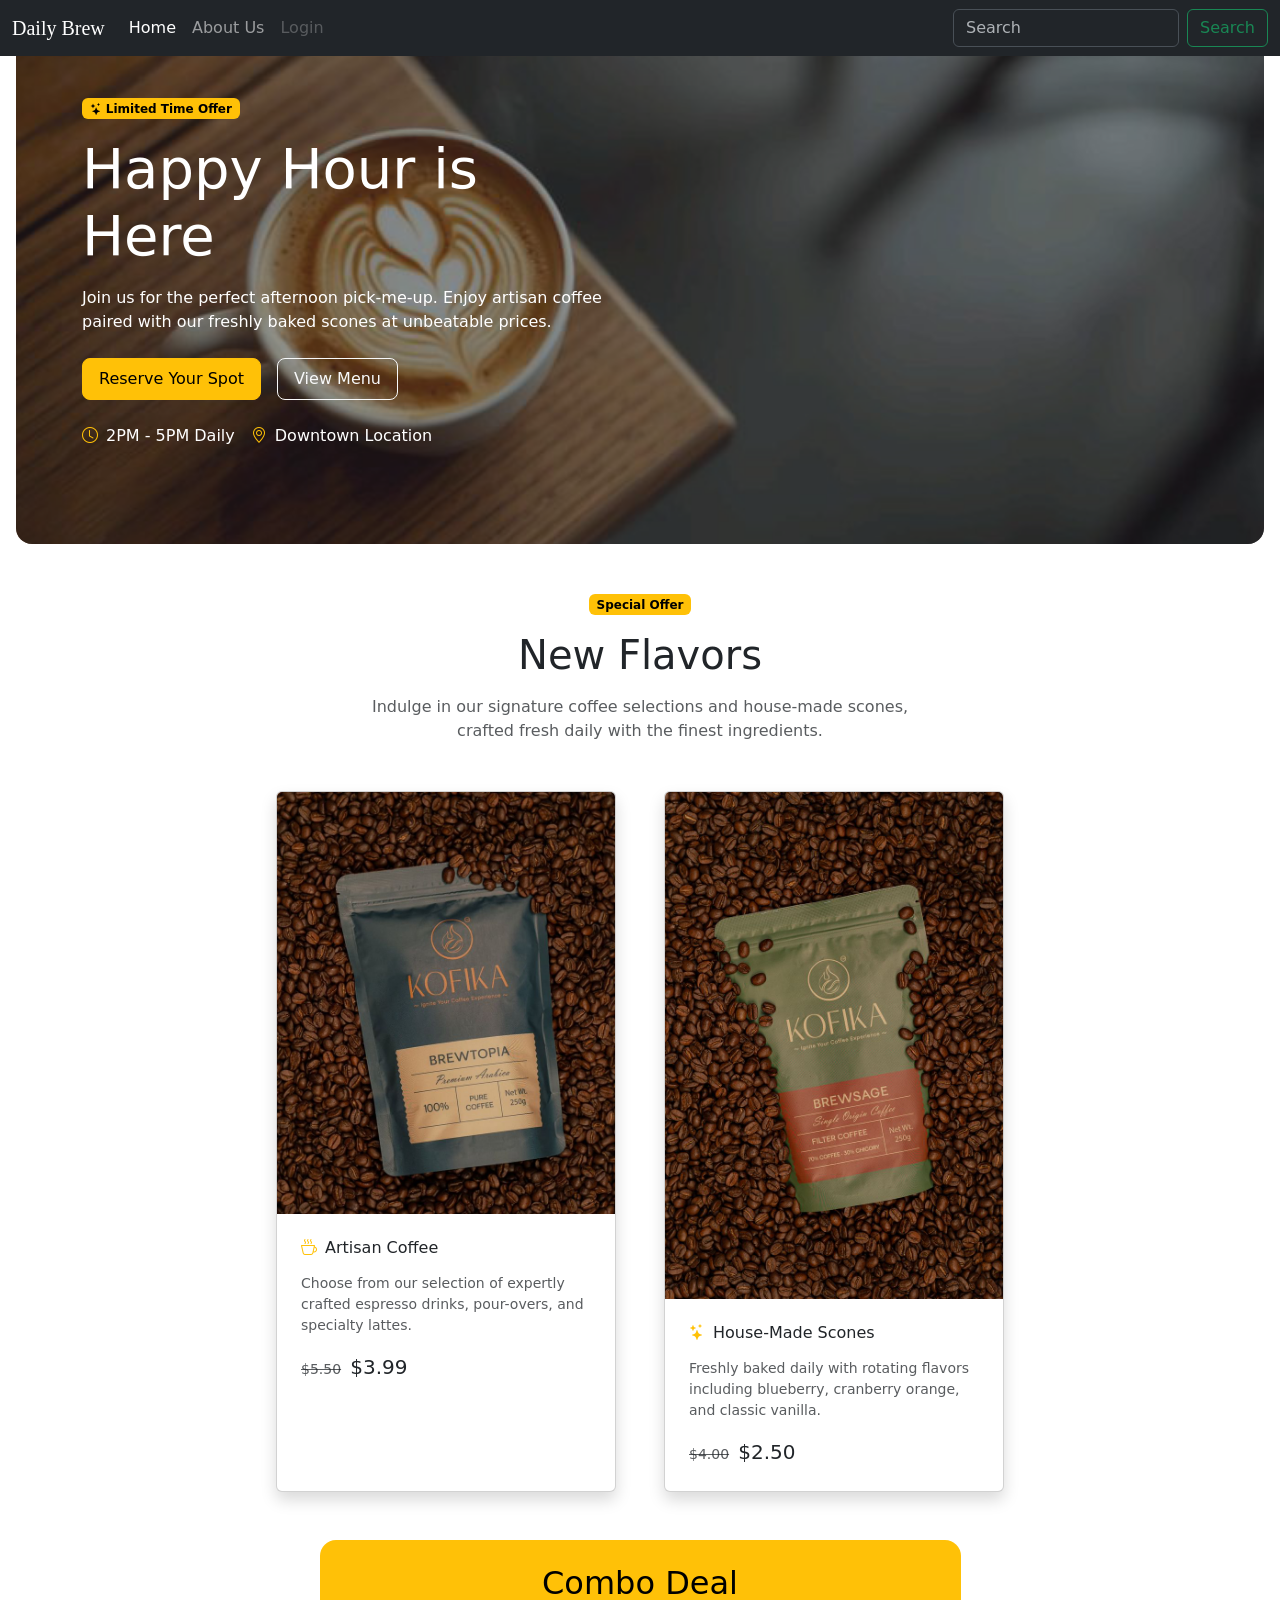
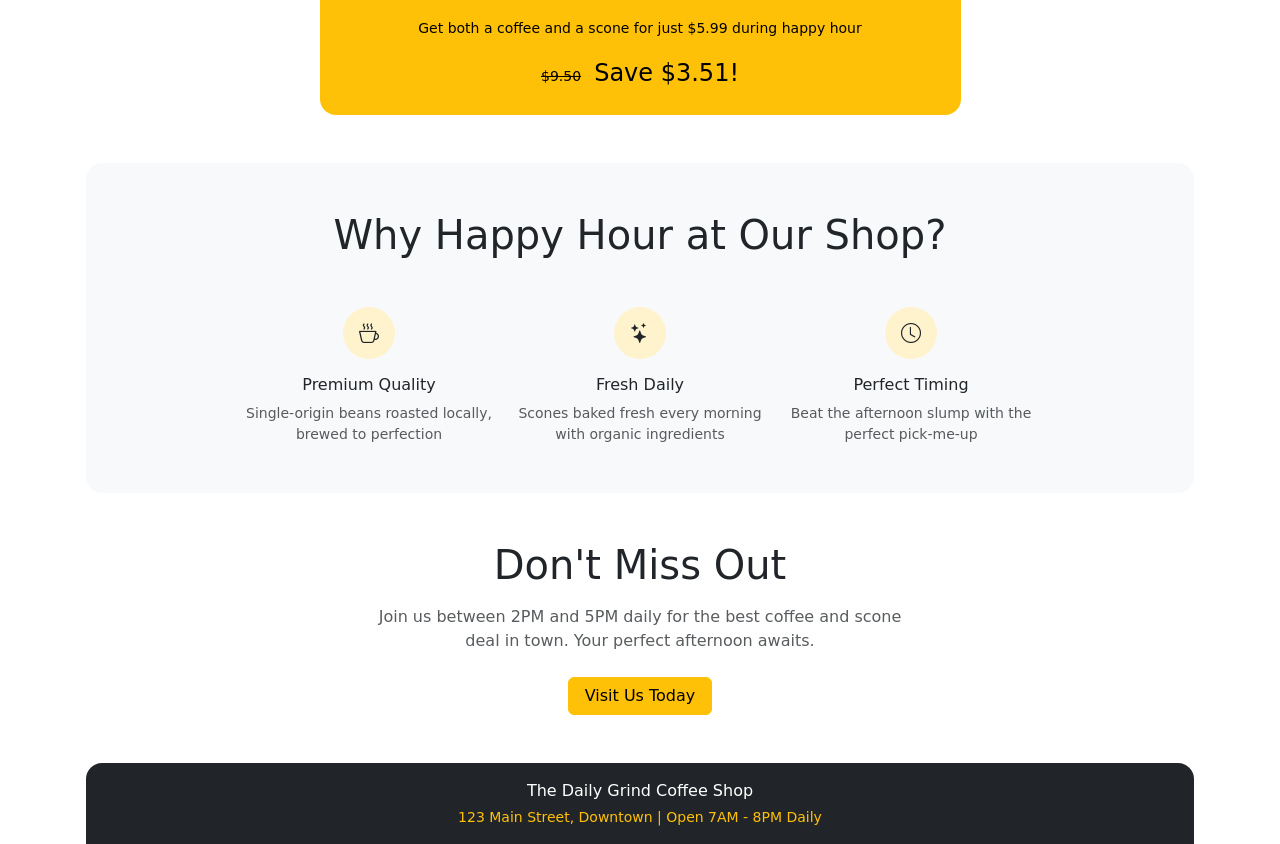
<file: index.html>
<!doctype html>
<html lang="en">
<head>
  <meta charset="utf-8">
  <meta name="viewport" content="width=device-width, initial-scale=1">
  <title>Happy Hour | The Daily Grind Coffee Shop</title>
  <!-- Bootstrap CSS: https://getbootstrap.com/docs/5.3/getting-started/introduction/ -->
  <link href="https://cdn.jsdelivr.net/npm/bootstrap@5.3.8/dist/css/bootstrap.min.css" rel="stylesheet">
  <!-- Bootstrap Icons: https://icons.getbootstrap.com/ -->
  <link href="https://cdn.jsdelivr.net/npm/bootstrap-icons@1.13.1/font/bootstrap-icons.min.css" rel="stylesheet">
  <link href="https://cdn.jsdelivr.net/npm/bootstrap@5.3.3/dist/css/bootstrap.min.css" rel="stylesheet">
<link href="Css/Styles_1.css" rel="stylesheet">
</head>
<body>
 <svg xmlns="http://www.w3.org/2000/svg" class="d-none">
      <symbol id="check2" viewBox="0 0 16 16">
        <path
          d="M13.854 3.646a.5.5 0 0 1 0 .708l-7 7a.5.5 0 0 1-.708 0l-3.5-3.5a.5.5 0 1 1 .708-.708L6.5 10.293l6.646-6.647a.5.5 0 0 1 .708 0z"
        ></path>
      </symbol>
      <symbol id="circle-half" viewBox="0 0 16 16">
        <path
          d="M8 15A7 7 0 1 0 8 1v14zm0 1A8 8 0 1 1 8 0a8 8 0 0 1 0 16z"
        ></path>
      </symbol>
      <symbol id="moon-stars-fill" viewBox="0 0 16 16">
        <path
          d="M6 .278a.768.768 0 0 1 .08.858 7.208 7.208 0 0 0-.878 3.46c0 4.021 3.278 7.277 7.318 7.277.527 0 1.04-.055 1.533-.16a.787.787 0 0 1 .81.316.733.733 0 0 1-.031.893A8.349 8.349 0 0 1 8.344 16C3.734 16 0 12.286 0 7.71 0 4.266 2.114 1.312 5.124.06A.752.752 0 0 1 6 .278z"
        ></path>
        <path
          d="M10.794 3.148a.217.217 0 0 1 .412 0l.387 1.162c.173.518.579.924 1.097 1.097l1.162.387a.217.217 0 0 1 0 .412l-1.162.387a1.734 1.734 0 0 0-1.097 1.097l-.387 1.162a.217.217 0 0 1-.412 0l-.387-1.162A1.734 1.734 0 0 0 9.31 6.593l-1.162-.387a.217.217 0 0 1 0-.412l1.162-.387a1.734 1.734 0 0 0 1.097-1.097l.387-1.162zM13.863.099a.145.145 0 0 1 .274 0l.258.774c.115.346.386.617.732.732l.774.258a.145.145 0 0 1 0 .274l-.774.258a1.156 1.156 0 0 0-.732.732l-.258.774a.145.145 0 0 1-.274 0l-.258-.774a1.156 1.156 0 0 0-.732-.732l-.774-.258a.145.145 0 0 1 0-.274l.774-.258c.346-.115.617-.386.732-.732L13.863.1z"
        ></path>
      </symbol>
      <symbol id="sun-fill" viewBox="0 0 16 16">
        <path
          d="M8 12a4 4 0 1 0 0-8 4 4 0 0 0 0 8zM8 0a.5.5 0 0 1 .5.5v2a.5.5 0 0 1-1 0v-2A.5.5 0 0 1 8 0zm0 13a.5.5 0 0 1 .5.5v2a.5.5 0 0 1-1 0v-2A.5.5 0 0 1 8 13zm8-5a.5.5 0 0 1-.5.5h-2a.5.5 0 0 1 0-1h2a.5.5 0 0 1 .5.5zM3 8a.5.5 0 0 1-.5.5h-2a.5.5 0 0 1 0-1h2A.5.5 0 0 1 3 8zm10.657-5.657a.5.5 0 0 1 0 .707l-1.414 1.415a.5.5 0 1 1-.707-.708l1.414-1.414a.5.5 0 0 1 .707 0zm-9.193 9.193a.5.5 0 0 1 0 .707L3.05 13.657a.5.5 0 0 1-.707-.707l1.414-1.414a.5.5 0 0 1 .707 0zm9.193 2.121a.5.5 0 0 1-.707 0l-1.414-1.414a.5.5 0 0 1 .707-.707l1.414 1.414a.5.5 0 0 1 0 .707zM4.464 4.465a.5.5 0 0 1-.707 0L2.343 3.05a.5.5 0 1 1 .707-.707l1.414 1.414a.5.5 0 0 1 0 .708z"
        ></path>
      </symbol>
    </svg>
    <header data-bs-theme="dark">
      <nav class="navbar navbar-expand-md navbar-dark fixed-top bg-dark">
        <div class="container-fluid">
          <a class="navbar-brand" href="index.html">Daily Brew</a>
          <button
            class="navbar-toggler"
            type="button"
            data-bs-toggle="collapse"
            data-bs-target="#navbarCollapse"
            aria-controls="navbarCollapse"
            aria-expanded="false"
            aria-label="Toggle navigation"
          >
            <span class="navbar-toggler-icon"></span>
          </button>
          <div class="collapse navbar-collapse" id="navbarCollapse">
            <ul class="navbar-nav me-auto mb-2 mb-md-0">
              <li class="nav-item">
                <a class="nav-link active" aria-current="page" href="index.html">Home</a>
              </li>
              <li class="nav-item"><a class="nav-link" href="about.html">About Us</a></li>
              <li class="nav-item">
                <a class="nav-link disabled" aria-disabled="true">Login</a>
              </li>
            </ul>
            <form class="d-flex" role="search">
              <input
                class="form-control me-2"
                type="search"
                placeholder="Search"
                aria-label="Search"
              />
              <button class="btn btn-outline-success" type="submit">
                Search
              </button>
            </form>
          </div>
        </div>
      </nav>
    </header>
  <!-- Hero
       Position utilities: https://getbootstrap.com/docs/5.3/utilities/position/
       Border radius utilities: https://getbootstrap.com/docs/5.3/utilities/borders/#radius -->
  <header class="position-relative overflow-hidden text-white rounded-bottom-4 mx-md-3">
    <!-- Object fit (background image): https://getbootstrap.com/docs/5.3/utilities/object-fit/ -->
    <img src="img/1 copy.png" alt="" class="position-absolute top-0 start-0 w-100 h-100 object-fit-cover">
    <!-- Opacity (image overlay): https://getbootstrap.com/docs/5.3/utilities/opacity/ -->
    <div class="position-absolute top-0 start-0 w-100 h-100 bg-dark opacity-50"></div>

    <!-- Container: https://getbootstrap.com/docs/5.3/layout/containers/ -->
    <div class="container position-relative py-5">
      <!-- Grid: https://getbootstrap.com/docs/5.3/layout/grid/ -->
      <div class="row my-md-5">
        <div class="col-md-9 col-lg-6">
          <!-- Badge: https://getbootstrap.com/docs/5.3/components/badge/ -->
          <span class="badge text-bg-warning d-inline-flex align-items-center gap-1 mb-3">
            <!-- Icon: https://icons.getbootstrap.com/icons/stars/ -->
            <i class="bi bi-stars" aria-hidden="true"></i>
            Limited Time Offer
          </span>
          <!-- Display heading: https://getbootstrap.com/docs/5.3/content/typography/#display-headings -->
          <h1 class="display-4 mb-3">Happy Hour is Here</h1>
          <p class="mb-4">Join us for the perfect afternoon pick-me-up. Enjoy artisan coffee paired with our freshly baked scones at unbeatable prices.</p>

          <!-- Buttons: https://getbootstrap.com/docs/5.3/components/buttons/
               Stacked-to-row layout: https://getbootstrap.com/docs/5.3/components/buttons/#block-buttons -->
          <div class="d-grid d-sm-flex gap-3 mb-4">
            <a href="#" class="btn btn-warning btn-lg fs-6 px-3">Reserve Your Spot</a>
            <a href="#" class="btn btn-outline-light btn-lg fs-6 px-3">View Menu</a>
          </div>

          <!-- Unstyled list: https://getbootstrap.com/docs/5.3/content/typography/#unstyled
               Flex utilities: https://getbootstrap.com/docs/5.3/utilities/flex/ -->
          <ul class="list-unstyled d-flex flex-column flex-sm-row gap-3 mb-0">
            <li class="d-flex align-items-center gap-2">
              <!-- Icon: https://icons.getbootstrap.com/icons/clock/ -->
              <i class="bi bi-clock text-warning" aria-hidden="true"></i>
              2PM - 5PM Daily
            </li>
            <li class="d-flex align-items-center gap-2">
              <!-- Icon: https://icons.getbootstrap.com/icons/geo-alt/ -->
              <i class="bi bi-geo-alt text-warning" aria-hidden="true"></i>
              Downtown Location
            </li>
          </ul>
        </div>
      </div>
    </div>
  </header>

  <main>
    <!-- The Perfect Pairing
         Container: https://getbootstrap.com/docs/5.3/layout/containers/ -->
    <section class="container py-5">
      <!-- Grid: https://getbootstrap.com/docs/5.3/layout/grid/ -->
      <div class="row justify-content-center text-center mb-4 mb-md-5">
        <div class="col-md-8 col-lg-6">
          <!-- Badge: https://getbootstrap.com/docs/5.3/components/badge/ -->
          <span class="badge text-bg-warning mb-3">Special Offer</span>
          <!-- Display heading: https://getbootstrap.com/docs/5.3/content/typography/#display-headings -->
          <h2 class="display-6 mb-3">New Flavors</h2>
          <p class="text-body-secondary mb-0">Indulge in our signature coffee selections and house-made scones, crafted fresh daily with the finest ingredients.</p>
        </div>
      </div>

      <!-- Grid gutters: https://getbootstrap.com/docs/5.3/layout/gutters/ -->
      <div class="row justify-content-center g-4 gx-lg-5">
        <div class="col-md-6 col-lg-4">
          <!-- Card: https://getbootstrap.com/docs/5.3/components/card/
               Shadows: https://getbootstrap.com/docs/5.3/utilities/shadows/ -->
          <article class="card h-100 shadow">
            <!-- Responsive image: https://getbootstrap.com/docs/5.3/content/images/#responsive-images -->
            <img src="img/_ (7) copy 2.jpeg" width="640" height="560" alt="Artisan coffee" class="card-img-top img-fluid">
            <div class="card-body p-4">
              <h3 class="card-title h6 d-flex align-items-center gap-2 mb-3">
                <!-- Icon: https://icons.getbootstrap.com/icons/cup-hot/ -->
                <i class="bi bi-cup-hot text-warning" aria-hidden="true"></i>
                Artisan Coffee
              </h3>
              <p class="card-text text-body-secondary small">Choose from our selection of expertly crafted espresso drinks, pour-overs, and specialty lattes.</p>
              <!-- Inline text elements (s, small): https://getbootstrap.com/docs/5.3/content/typography/#inline-text-elements -->
              <p class="mb-0">
                <s class="small text-body-secondary">$5.50</s>
                <span class="fs-5 ms-1">$3.99</span>
              </p>
            </div>
          </article>
        </div>

        <div class="col-md-6 col-lg-4">
          <!-- Card: https://getbootstrap.com/docs/5.3/components/card/
               Shadows: https://getbootstrap.com/docs/5.3/utilities/shadows/ -->
          <article class="card h-100 shadow">
            <!-- Responsive image: https://getbootstrap.com/docs/5.3/content/images/#responsive-images -->
            <img src="img/c9031a32307adaa2942962faf53baec0 copy.jpg" width="640" height="560" alt="House-made scones" class="card-img-top img-fluid">
            <div class="card-body p-4">
              <h3 class="card-title h6 d-flex align-items-center gap-2 mb-3">
                <!-- Icon: https://icons.getbootstrap.com/icons/stars/ -->
                <i class="bi bi-stars text-warning" aria-hidden="true"></i>
                House-Made Scones
              </h3>
              <p class="card-text text-body-secondary small">Freshly baked daily with rotating flavors including blueberry, cranberry orange, and classic vanilla.</p>
              <!-- Inline text elements (s, small): https://getbootstrap.com/docs/5.3/content/typography/#inline-text-elements -->
              <p class="mb-0">
                <s class="small text-body-secondary">$4.00</s>
                <span class="fs-5 ms-1">$2.50</span>
              </p>
            </div>
          </article>
        </div>
      </div>

      <!-- Combo Deal
           Grid: https://getbootstrap.com/docs/5.3/layout/grid/ -->
      <div class="row justify-content-center mt-5">
        <div class="col-md-10 col-lg-7">
          <!-- Color and background helper (text-bg-warning): https://getbootstrap.com/docs/5.3/helpers/color-background/ -->
          <div class="text-bg-warning rounded-4 text-center p-4">
            <h2 class="h2 fw-normal mb-3">Combo Deal</h2>
            <p class="small mb-3">Get both a coffee and a scone for just $5.99 during happy hour</p>
            <!-- Inline text elements (s, small): https://getbootstrap.com/docs/5.3/content/typography/#inline-text-elements -->
            <p class="mb-0">
              <s class="small">$9.50</s>
              <span class="fs-4 ms-2">Save $3.51!</span>
            </p>
          </div>
        </div>
      </div>
    </section>

    <!-- Why Happy Hour
         Responsive container: https://getbootstrap.com/docs/5.3/layout/containers/#responsive-containers -->
    <section class="container-md px-0 px-md-3">
      <!-- Background utilities: https://getbootstrap.com/docs/5.3/utilities/background/ -->
      <div class="bg-body-tertiary rounded-4 text-center px-4 py-4 py-md-5">
        <!-- Display heading: https://getbootstrap.com/docs/5.3/content/typography/#display-headings -->
        <h2 class="display-6 mb-4 mb-md-5">Why Happy Hour at Our Shop?</h2>
        <!-- Grid: https://getbootstrap.com/docs/5.3/layout/grid/ -->
        <div class="row g-4 justify-content-center">
          <div class="col-md-4 col-lg-3">
            <!-- Icon: https://icons.getbootstrap.com/icons/cup-hot/
                 Icon circle (rounded-circle): https://getbootstrap.com/docs/5.3/utilities/borders/#radius -->
            <div class="d-inline-flex align-items-center justify-content-center rounded-circle bg-warning-subtle p-3 mb-3">
              <i class="bi bi-cup-hot fs-5 lh-1 d-flex" aria-hidden="true"></i>
            </div>
            <h3 class="h6">Premium Quality</h3>
            <p class="text-body-secondary small mb-0">Single-origin beans roasted locally, brewed to perfection</p>
          </div>
          <div class="col-md-4 col-lg-3">
            <!-- Icon: https://icons.getbootstrap.com/icons/stars/
                 Icon circle (rounded-circle): https://getbootstrap.com/docs/5.3/utilities/borders/#radius -->
            <div class="d-inline-flex align-items-center justify-content-center rounded-circle bg-warning-subtle p-3 mb-3">
              <i class="bi bi-stars fs-5 lh-1 d-flex" aria-hidden="true"></i>
            </div>
            <h3 class="h6">Fresh Daily</h3>
            <p class="text-body-secondary small mb-0">Scones baked fresh every morning with organic ingredients</p>
          </div>
          <div class="col-md-4 col-lg-3">
            <!-- Icon: https://icons.getbootstrap.com/icons/clock/
                 Icon circle (rounded-circle): https://getbootstrap.com/docs/5.3/utilities/borders/#radius -->
            <div class="d-inline-flex align-items-center justify-content-center rounded-circle bg-warning-subtle p-3 mb-3">
              <i class="bi bi-clock fs-5 lh-1 d-flex" aria-hidden="true"></i>
            </div>
            <h3 class="h6">Perfect Timing</h3>
            <p class="text-body-secondary small mb-0">Beat the afternoon slump with the perfect pick-me-up</p>
          </div>
        </div>
      </div>
    </section>

    <!-- Don't Miss Out
         Container: https://getbootstrap.com/docs/5.3/layout/containers/ -->
    <section class="container text-center py-5">
      <!-- Grid: https://getbootstrap.com/docs/5.3/layout/grid/ -->
      <div class="row justify-content-center">
        <div class="col-md-8 col-lg-6">
          <!-- Display heading: https://getbootstrap.com/docs/5.3/content/typography/#display-headings -->
          <h2 class="display-6 mb-3">Don't Miss Out</h2>
          <p class="text-body-secondary mb-4">Join us between 2PM and 5PM daily for the best coffee and scone deal in town. Your perfect afternoon awaits.</p>
          <!-- Button: https://getbootstrap.com/docs/5.3/components/buttons/ -->
          <a href="#" class="btn btn-warning px-3">Visit Us Today</a>
        </div>
      </div>
    </section>
  </main>

  <!-- Footer
       Responsive container: https://getbootstrap.com/docs/5.3/layout/containers/#responsive-containers -->
  <footer class="container-md px-0 px-md-3">
    <!-- Color and background helper (text-bg-dark): https://getbootstrap.com/docs/5.3/helpers/color-background/ -->
    <div class="text-bg-dark rounded-top-4 text-center px-3 py-3">
      <p class="mb-1">The Daily Grind Coffee Shop</p>
      <p class="small text-warning mb-0">123 Main Street, Downtown | Open 7AM - 8PM Daily</p>
    </div>
  </footer>
<script src="https://cdn.jsdelivr.net/npm/bootstrap@5.3.3/dist/js/bootstrap.bundle.min.js"></script>
</body>
</html>
</file>
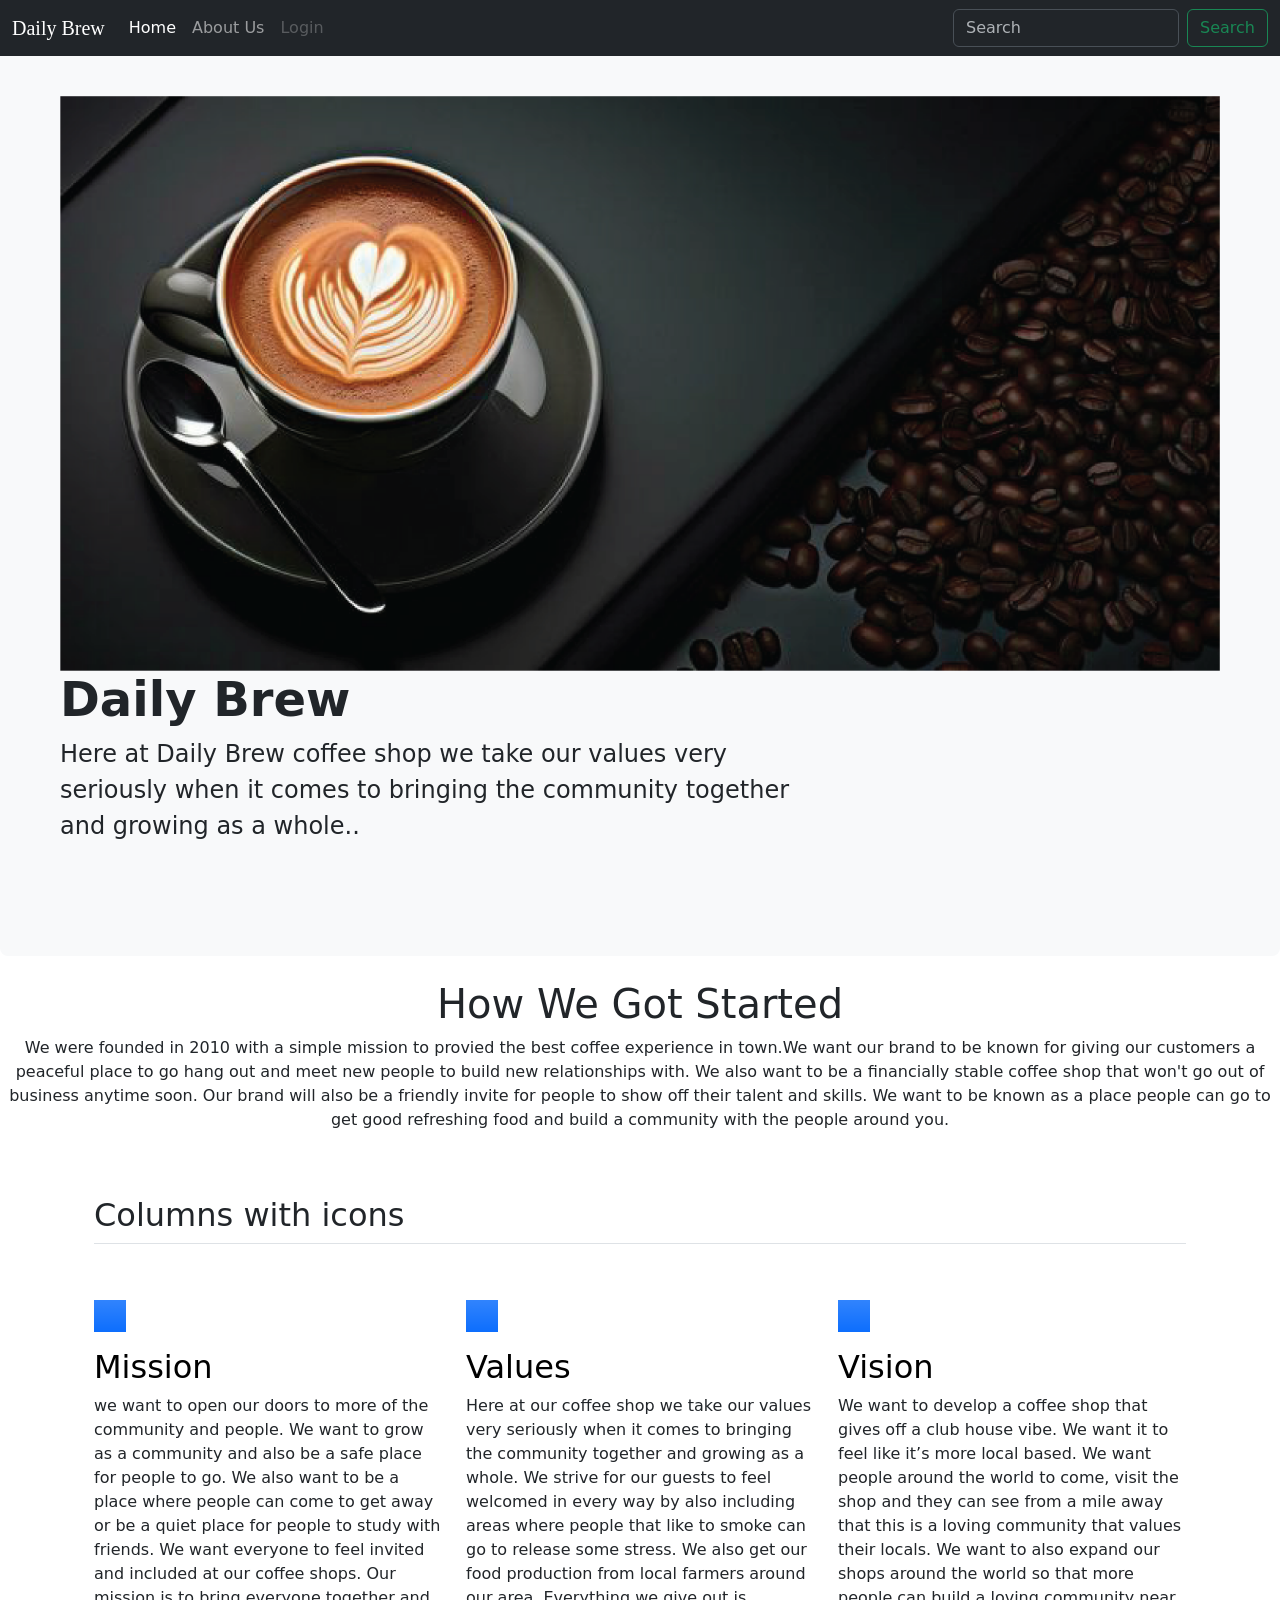
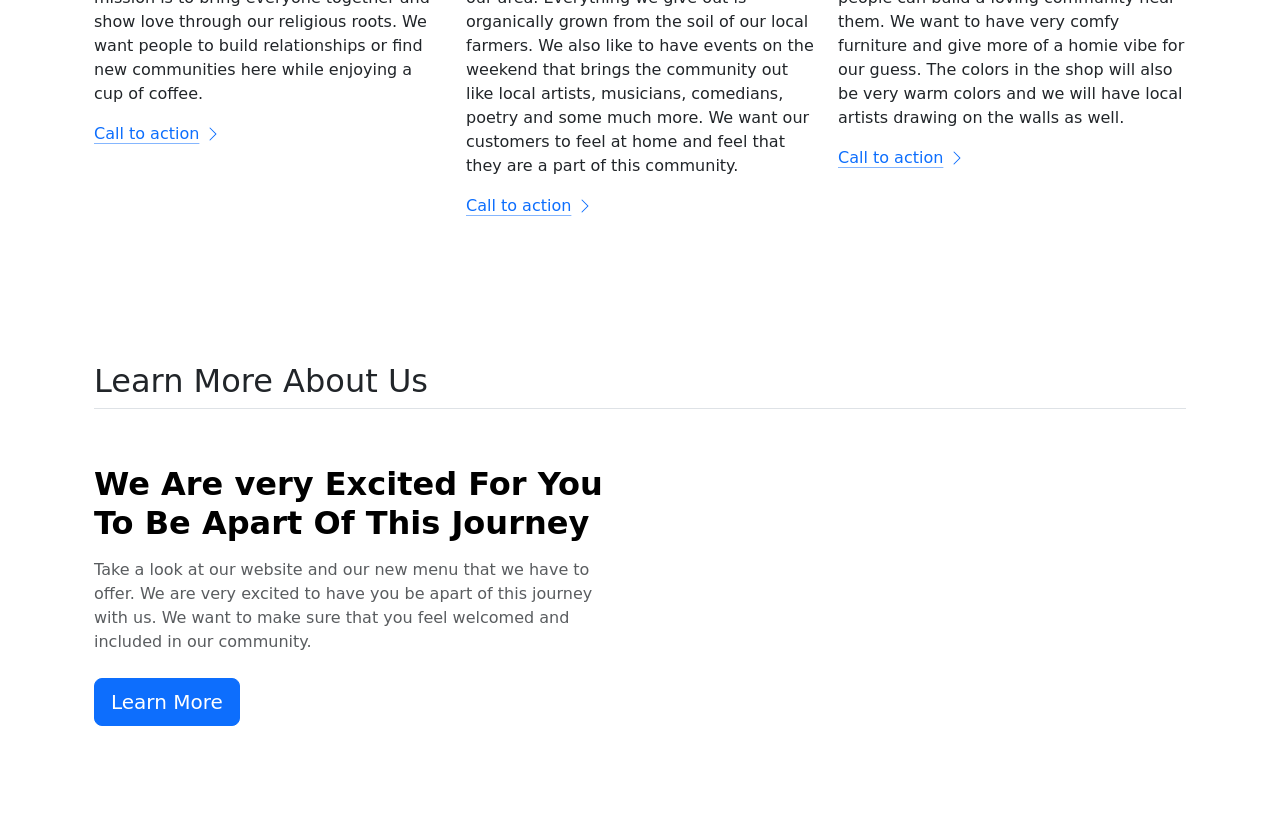
<file: about.html>
<!DOCTYPE html>
<html lang="en">
<head>
    <meta charset="UTF-8">
    <meta name="viewport" content="width=device-width, initial-scale=1.0">
    <title>Document</title>
    <link href="https://cdn.jsdelivr.net/npm/bootstrap-icons@1.13.1/font/bootstrap-icons.min.css" rel="stylesheet">
  <link href="https://cdn.jsdelivr.net/npm/bootstrap@5.3.3/dist/css/bootstrap.min.css" rel="stylesheet">
  <link href="Css/Styles_1.css" rel="stylesheet">
</head>
<body>
   <svg xmlns="http://www.w3.org/2000/svg" class="d-none">
      <symbol id="check2" viewBox="0 0 16 16">
        <path
          d="M13.854 3.646a.5.5 0 0 1 0 .708l-7 7a.5.5 0 0 1-.708 0l-3.5-3.5a.5.5 0 1 1 .708-.708L6.5 10.293l6.646-6.647a.5.5 0 0 1 .708 0z"
        ></path>
      </symbol>
      <symbol id="circle-half" viewBox="0 0 16 16">
        <path
          d="M8 15A7 7 0 1 0 8 1v14zm0 1A8 8 0 1 1 8 0a8 8 0 0 1 0 16z"
        ></path>
      </symbol>
      <symbol id="moon-stars-fill" viewBox="0 0 16 16">
        <path
          d="M6 .278a.768.768 0 0 1 .08.858 7.208 7.208 0 0 0-.878 3.46c0 4.021 3.278 7.277 7.318 7.277.527 0 1.04-.055 1.533-.16a.787.787 0 0 1 .81.316.733.733 0 0 1-.031.893A8.349 8.349 0 0 1 8.344 16C3.734 16 0 12.286 0 7.71 0 4.266 2.114 1.312 5.124.06A.752.752 0 0 1 6 .278z"
        ></path>
        <path
          d="M10.794 3.148a.217.217 0 0 1 .412 0l.387 1.162c.173.518.579.924 1.097 1.097l1.162.387a.217.217 0 0 1 0 .412l-1.162.387a1.734 1.734 0 0 0-1.097 1.097l-.387 1.162a.217.217 0 0 1-.412 0l-.387-1.162A1.734 1.734 0 0 0 9.31 6.593l-1.162-.387a.217.217 0 0 1 0-.412l1.162-.387a1.734 1.734 0 0 0 1.097-1.097l.387-1.162zM13.863.099a.145.145 0 0 1 .274 0l.258.774c.115.346.386.617.732.732l.774.258a.145.145 0 0 1 0 .274l-.774.258a1.156 1.156 0 0 0-.732.732l-.258.774a.145.145 0 0 1-.274 0l-.258-.774a1.156 1.156 0 0 0-.732-.732l-.774-.258a.145.145 0 0 1 0-.274l.774-.258c.346-.115.617-.386.732-.732L13.863.1z"
        ></path>
      </symbol>
      <symbol id="sun-fill" viewBox="0 0 16 16">
        <path
          d="M8 12a4 4 0 1 0 0-8 4 4 0 0 0 0 8zM8 0a.5.5 0 0 1 .5.5v2a.5.5 0 0 1-1 0v-2A.5.5 0 0 1 8 0zm0 13a.5.5 0 0 1 .5.5v2a.5.5 0 0 1-1 0v-2A.5.5 0 0 1 8 13zm8-5a.5.5 0 0 1-.5.5h-2a.5.5 0 0 1 0-1h2a.5.5 0 0 1 .5.5zM3 8a.5.5 0 0 1-.5.5h-2a.5.5 0 0 1 0-1h2A.5.5 0 0 1 3 8zm10.657-5.657a.5.5 0 0 1 0 .707l-1.414 1.415a.5.5 0 1 1-.707-.708l1.414-1.414a.5.5 0 0 1 .707 0zm-9.193 9.193a.5.5 0 0 1 0 .707L3.05 13.657a.5.5 0 0 1-.707-.707l1.414-1.414a.5.5 0 0 1 .707 0zm9.193 2.121a.5.5 0 0 1-.707 0l-1.414-1.414a.5.5 0 0 1 .707-.707l1.414 1.414a.5.5 0 0 1 0 .707zM4.464 4.465a.5.5 0 0 1-.707 0L2.343 3.05a.5.5 0 1 1 .707-.707l1.414 1.414a.5.5 0 0 1 0 .708z"
        ></path>
      </symbol>
    </svg>
    <header data-bs-theme="dark">
      <nav class="navbar navbar-expand-md navbar-dark fixed-top bg-dark">
        <div class="container-fluid">
          <a class="navbar-brand" href="index.html">Daily Brew</a>
          <button
            class="navbar-toggler"
            type="button"
            data-bs-toggle="collapse"
            data-bs-target="#navbarCollapse"
            aria-controls="navbarCollapse"
            aria-expanded="false"
            aria-label="Toggle navigation"
          >
            <span class="navbar-toggler-icon"></span>
          </button>
          <div class="collapse navbar-collapse" id="navbarCollapse">
            <ul class="navbar-nav me-auto mb-2 mb-md-0">
              <li class="nav-item">
                <a class="nav-link active" aria-current="page" href="index.html">Home</a>
              </li>
              <li class="nav-item"><a class="nav-link" href="about.html">About Us</a></li>
              <li class="nav-item">
                <a class="nav-link disabled" aria-disabled="true">Login</a>
              </li>
            </ul>
            <form class="d-flex" role="search">
              <input
                class="form-control me-2"
                type="search"
                placeholder="Search"
                aria-label="Search"
              />
              <button class="btn btn-outline-success" type="submit">
                Search
              </button>
            </form>
          </div>
        </div>
      </nav>
    </header>
     <div class="p-5 mb-4 bg-body-tertiary rounded-3">
          <div class="container-fluid py-5">
            <img src="img/2.png" class="card-img" alt="...">
            <h1 class="display-5 fw-bold">Daily Brew</h1>
            <p class="col-md-8 fs-4">
              Here at  Daily Brew coffee shop we take our values very seriously when it comes to bringing the community together and growing as a whole..</p>

           
          </div>
        </div>

       <h1 class="text-center"> How We Got Started </h1>
   <p class="text-center"> We were founded in 2010 with a simple mission to provied the best coffee experience in town.We want our brand to be known for giving our customers a peaceful place to go hang out and meet new people to build new relationships with. We also want to be a financially stable coffee shop that won't go out of business anytime soon. Our brand will also be a friendly invite for people to show off their talent and skills. We want to be known as a place people can go to get good refreshing food and build a community with the people around you.</p>


    <svg xmlns="http://www.w3.org/2000/svg" class="d-none">
      <symbol id="bootstrap" viewBox="0 0 118 94">
        <title>Bootstrap</title>
        <path
          fill-rule="evenodd"
          clip-rule="evenodd"
          d="M24.509 0c-6.733 0-11.715 5.893-11.492 12.284.214 6.14-.064 14.092-2.066 20.577C8.943 39.365 5.547 43.485 0 44.014v5.972c5.547.529 8.943 4.649 10.951 11.153 2.002 6.485 2.28 14.437 2.066 20.577C12.794 88.106 17.776 94 24.51 94H93.5c6.733 0 11.714-5.893 11.491-12.284-.214-6.14.064-14.092 2.066-20.577 2.009-6.504 5.396-10.624 10.943-11.153v-5.972c-5.547-.529-8.934-4.649-10.943-11.153-2.002-6.484-2.28-14.437-2.066-20.577C105.214 5.894 100.233 0 93.5 0H24.508zM80 57.863C80 66.663 73.436 72 62.543 72H44a2 2 0 01-2-2V24a2 2 0 012-2h18.437c9.083 0 15.044 4.92 15.044 12.474 0 5.302-4.01 10.049-9.119 10.88v.277C75.317 46.394 80 51.21 80 57.863zM60.521 28.34H49.948v14.934h8.905c6.884 0 10.68-2.772 10.68-7.727 0-4.643-3.264-7.207-9.012-7.207zM49.948 49.2v16.458H60.91c7.167 0 10.964-2.876 10.964-8.281 0-5.406-3.903-8.178-11.425-8.178H49.948z"
        ></path>
      </symbol>
      <symbol id="home" viewBox="0 0 16 16">
        <path
          d="M8.354 1.146a.5.5 0 0 0-.708 0l-6 6A.5.5 0 0 0 1.5 7.5v7a.5.5 0 0 0 .5.5h4.5a.5.5 0 0 0 .5-.5v-4h2v4a.5.5 0 0 0 .5.5H14a.5.5 0 0 0 .5-.5v-7a.5.5 0 0 0-.146-.354L13 5.793V2.5a.5.5 0 0 0-.5-.5h-1a.5.5 0 0 0-.5.5v1.293L8.354 1.146zM2.5 14V7.707l5.5-5.5 5.5 5.5V14H10v-4a.5.5 0 0 0-.5-.5h-3a.5.5 0 0 0-.5.5v4H2.5z"
        ></path>
      </symbol>
      <symbol id="speedometer2" viewBox="0 0 16 16">
        <path
          d="M8 4a.5.5 0 0 1 .5.5V6a.5.5 0 0 1-1 0V4.5A.5.5 0 0 1 8 4zM3.732 5.732a.5.5 0 0 1 .707 0l.915.914a.5.5 0 1 1-.708.708l-.914-.915a.5.5 0 0 1 0-.707zM2 10a.5.5 0 0 1 .5-.5h1.586a.5.5 0 0 1 0 1H2.5A.5.5 0 0 1 2 10zm9.5 0a.5.5 0 0 1 .5-.5h1.5a.5.5 0 0 1 0 1H12a.5.5 0 0 1-.5-.5zm.754-4.246a.389.389 0 0 0-.527-.02L7.547 9.31a.91.91 0 1 0 1.302 1.258l3.434-4.297a.389.389 0 0 0-.029-.518z"
        ></path>
        <path
          fill-rule="evenodd"
          d="M0 10a8 8 0 1 1 15.547 2.661c-.442 1.253-1.845 1.602-2.932 1.25C11.309 13.488 9.475 13 8 13c-1.474 0-3.31.488-4.615.911-1.087.352-2.49.003-2.932-1.25A7.988 7.988 0 0 1 0 10zm8-7a7 7 0 0 0-6.603 9.329c.203.575.923.876 1.68.63C4.397 12.533 6.358 12 8 12s3.604.532 4.923.96c.757.245 1.477-.056 1.68-.631A7 7 0 0 0 8 3z"
        ></path>
      </symbol>
      <symbol id="table" viewBox="0 0 16 16">
        <path
          d="M0 2a2 2 0 0 1 2-2h12a2 2 0 0 1 2 2v12a2 2 0 0 1-2 2H2a2 2 0 0 1-2-2V2zm15 2h-4v3h4V4zm0 4h-4v3h4V8zm0 4h-4v3h3a1 1 0 0 0 1-1v-2zm-5 3v-3H6v3h4zm-5 0v-3H1v2a1 1 0 0 0 1 1h3zm-4-4h4V8H1v3zm0-4h4V4H1v3zm5-3v3h4V4H6zm4 4H6v3h4V8z"
        ></path>
      </symbol>
      <symbol id="people-circle" viewBox="0 0 16 16">
        <path d="M11 6a3 3 0 1 1-6 0 3 3 0 0 1 6 0z"></path>
        <path
          fill-rule="evenodd"
          d="M0 8a8 8 0 1 1 16 0A8 8 0 0 1 0 8zm8-7a7 7 0 0 0-5.468 11.37C3.242 11.226 4.805 10 8 10s4.757 1.225 5.468 2.37A7 7 0 0 0 8 1z"
        ></path>
      </symbol>
      <symbol id="collection" viewBox="0 0 16 16">
        <path
          d="M2.5 3.5a.5.5 0 0 1 0-1h11a.5.5 0 0 1 0 1h-11zm2-2a.5.5 0 0 1 0-1h7a.5.5 0 0 1 0 1h-7zM0 13a1.5 1.5 0 0 0 1.5 1.5h13A1.5 1.5 0 0 0 16 13V6a1.5 1.5 0 0 0-1.5-1.5h-13A1.5 1.5 0 0 0 0 6v7zm1.5.5A.5.5 0 0 1 1 13V6a.5.5 0 0 1 .5-.5h13a.5.5 0 0 1 .5.5v7a.5.5 0 0 1-.5.5h-13z"
        ></path>
      </symbol>
      <symbol id="calendar3" viewBox="0 0 16 16">
        <path
          d="M14 0H2a2 2 0 0 0-2 2v12a2 2 0 0 0 2 2h12a2 2 0 0 0 2-2V2a2 2 0 0 0-2-2zM1 3.857C1 3.384 1.448 3 2 3h12c.552 0 1 .384 1 .857v10.286c0 .473-.448.857-1 .857H2c-.552 0-1-.384-1-.857V3.857z"
        ></path>
        <path
          d="M6.5 7a1 1 0 1 0 0-2 1 1 0 0 0 0 2zm3 0a1 1 0 1 0 0-2 1 1 0 0 0 0 2zm3 0a1 1 0 1 0 0-2 1 1 0 0 0 0 2zm-9 3a1 1 0 1 0 0-2 1 1 0 0 0 0 2zm3 0a1 1 0 1 0 0-2 1 1 0 0 0 0 2zm3 0a1 1 0 1 0 0-2 1 1 0 0 0 0 2zm3 0a1 1 0 1 0 0-2 1 1 0 0 0 0 2zm-9 3a1 1 0 1 0 0-2 1 1 0 0 0 0 2zm3 0a1 1 0 1 0 0-2 1 1 0 0 0 0 2zm3 0a1 1 0 1 0 0-2 1 1 0 0 0 0 2z"
        ></path>
      </symbol>
      <symbol id="cpu-fill" viewBox="0 0 16 16">
        <path
          d="M6.5 6a.5.5 0 0 0-.5.5v3a.5.5 0 0 0 .5.5h3a.5.5 0 0 0 .5-.5v-3a.5.5 0 0 0-.5-.5h-3z"
        ></path>
        <path
          d="M5.5.5a.5.5 0 0 0-1 0V2A2.5 2.5 0 0 0 2 4.5H.5a.5.5 0 0 0 0 1H2v1H.5a.5.5 0 0 0 0 1H2v1H.5a.5.5 0 0 0 0 1H2v1H.5a.5.5 0 0 0 0 1H2A2.5 2.5 0 0 0 4.5 14v1.5a.5.5 0 0 0 1 0V14h1v1.5a.5.5 0 0 0 1 0V14h1v1.5a.5.5 0 0 0 1 0V14h1v1.5a.5.5 0 0 0 1 0V14a2.5 2.5 0 0 0 2.5-2.5h1.5a.5.5 0 0 0 0-1H14v-1h1.5a.5.5 0 0 0 0-1H14v-1h1.5a.5.5 0 0 0 0-1H14v-1h1.5a.5.5 0 0 0 0-1H14A2.5 2.5 0 0 0 11.5 2V.5a.5.5 0 0 0-1 0V2h-1V.5a.5.5 0 0 0-1 0V2h-1V.5a.5.5 0 0 0-1 0V2h-1V.5zm1 4.5h3A1.5 1.5 0 0 1 11 6.5v3A1.5 1.5 0 0 1 9.5 11h-3A1.5 1.5 0 0 1 5 9.5v-3A1.5 1.5 0 0 1 6.5 5z"
        ></path>
      </symbol>
      <symbol id="gear-fill" viewBox="0 0 16 16">
        <path
          d="M9.405 1.05c-.413-1.4-2.397-1.4-2.81 0l-.1.34a1.464 1.464 0 0 1-2.105.872l-.31-.17c-1.283-.698-2.686.705-1.987 1.987l.169.311c.446.82.023 1.841-.872 2.105l-.34.1c-1.4.413-1.4 2.397 0 2.81l.34.1a1.464 1.464 0 0 1 .872 2.105l-.17.31c-.698 1.283.705 2.686 1.987 1.987l.311-.169a1.464 1.464 0 0 1 2.105.872l.1.34c.413 1.4 2.397 1.4 2.81 0l.1-.34a1.464 1.464 0 0 1 2.105-.872l.31.17c1.283.698 2.686-.705 1.987-1.987l-.169-.311a1.464 1.464 0 0 1 .872-2.105l.34-.1c1.4-.413 1.4-2.397 0-2.81l-.34-.1a1.464 1.464 0 0 1-.872-2.105l.17-.31c.698-1.283-.705-2.686-1.987-1.987l-.311.169a1.464 1.464 0 0 1-2.105-.872l-.1-.34zM8 10.93a2.929 2.929 0 1 1 0-5.86 2.929 2.929 0 0 1 0 5.858z"
        ></path>
      </symbol>
      <symbol id="speedometer" viewBox="0 0 16 16">
        <path
          d="M8 2a.5.5 0 0 1 .5.5V4a.5.5 0 0 1-1 0V2.5A.5.5 0 0 1 8 2zM3.732 3.732a.5.5 0 0 1 .707 0l.915.914a.5.5 0 1 1-.708.708l-.914-.915a.5.5 0 0 1 0-.707zM2 8a.5.5 0 0 1 .5-.5h1.586a.5.5 0 0 1 0 1H2.5A.5.5 0 0 1 2 8zm9.5 0a.5.5 0 0 1 .5-.5h1.5a.5.5 0 0 1 0 1H12a.5.5 0 0 1-.5-.5zm.754-4.246a.389.389 0 0 0-.527-.02L7.547 7.31A.91.91 0 1 0 8.85 8.569l3.434-4.297a.389.389 0 0 0-.029-.518z"
        ></path>
        <path
          fill-rule="evenodd"
          d="M6.664 15.889A8 8 0 1 1 9.336.11a8 8 0 0 1-2.672 15.78zm-4.665-4.283A11.945 11.945 0 0 1 8 10c2.186 0 4.236.585 6.001 1.606a7 7 0 1 0-12.002 0z"
        ></path>
      </symbol>
      <symbol id="toggles2" viewBox="0 0 16 16">
        <path
          d="M9.465 10H12a2 2 0 1 1 0 4H9.465c.34-.588.535-1.271.535-2 0-.729-.195-1.412-.535-2z"
        ></path>
        <path
          d="M6 15a3 3 0 1 0 0-6 3 3 0 0 0 0 6zm0 1a4 4 0 1 1 0-8 4 4 0 0 1 0 8zm.535-10a3.975 3.975 0 0 1-.409-1H4a1 1 0 0 1 0-2h2.126c.091-.355.23-.69.41-1H4a2 2 0 1 0 0 4h2.535z"
        ></path>
        <path d="M14 4a4 4 0 1 1-8 0 4 4 0 0 1 8 0z"></path>
      </symbol>
      <symbol id="tools" viewBox="0 0 16 16">
        <path
          d="M1 0L0 1l2.2 3.081a1 1 0 0 0 .815.419h.07a1 1 0 0 1 .708.293l2.675 2.675-2.617 2.654A3.003 3.003 0 0 0 0 13a3 3 0 1 0 5.878-.851l2.654-2.617.968.968-.305.914a1 1 0 0 0 .242 1.023l3.356 3.356a1 1 0 0 0 1.414 0l1.586-1.586a1 1 0 0 0 0-1.414l-3.356-3.356a1 1 0 0 0-1.023-.242L10.5 9.5l-.96-.96 2.68-2.643A3.005 3.005 0 0 0 16 3c0-.269-.035-.53-.102-.777l-2.14 2.141L12 4l-.364-1.757L13.777.102a3 3 0 0 0-3.675 3.68L7.462 6.46 4.793 3.793a1 1 0 0 1-.293-.707v-.071a1 1 0 0 0-.419-.814L1 0zm9.646 10.646a.5.5 0 0 1 .708 0l3 3a.5.5 0 0 1-.708.708l-3-3a.5.5 0 0 1 0-.708zM3 11l.471.242.529.026.287.445.445.287.026.529L5 13l-.242.471-.026.529-.445.287-.287.445-.529.026L3 15l-.471-.242L2 14.732l-.287-.445L1.268 14l-.026-.529L1 13l.242-.471.026-.529.445-.287.287-.445.529-.026L3 11z"
        ></path>
      </symbol>
      <symbol id="chevron-right" viewBox="0 0 16 16">
        <path
          fill-rule="evenodd"
          d="M4.646 1.646a.5.5 0 0 1 .708 0l6 6a.5.5 0 0 1 0 .708l-6 6a.5.5 0 0 1-.708-.708L10.293 8 4.646 2.354a.5.5 0 0 1 0-.708z"
        ></path>
      </symbol>
      <symbol id="geo-fill" viewBox="0 0 16 16">
        <path
          fill-rule="evenodd"
          d="M4 4a4 4 0 1 1 4.5 3.969V13.5a.5.5 0 0 1-1 0V7.97A4 4 0 0 1 4 3.999zm2.493 8.574a.5.5 0 0 1-.411.575c-.712.118-1.28.295-1.655.493a1.319 1.319 0 0 0-.37.265.301.301 0 0 0-.057.09V14l.002.008a.147.147 0 0 0 .016.033.617.617 0 0 0 .145.15c.165.13.435.27.813.395.751.25 1.82.414 3.024.414s2.273-.163 3.024-.414c.378-.126.648-.265.813-.395a.619.619 0 0 0 .146-.15.148.148 0 0 0 .015-.033L12 14v-.004a.301.301 0 0 0-.057-.09 1.318 1.318 0 0 0-.37-.264c-.376-.198-.943-.375-1.655-.493a.5.5 0 1 1 .164-.986c.77.127 1.452.328 1.957.594C12.5 13 13 13.4 13 14c0 .426-.26.752-.544.977-.29.228-.68.413-1.116.558-.878.293-2.059.465-3.34.465-1.281 0-2.462-.172-3.34-.465-.436-.145-.826-.33-1.116-.558C3.26 14.752 3 14.426 3 14c0-.599.5-1 .961-1.243.505-.266 1.187-.467 1.957-.594a.5.5 0 0 1 .575.411z"
        ></path>
      </symbol>
    </svg>
    <main>
      <h1 class="visually-hidden">Features examples</h1>
      <div class="container px-4 py-5" id="featured-3">
        <h2 class="pb-2 border-bottom">Columns with icons</h2>
        <div class="row g-4 py-5 row-cols-1 row-cols-lg-3">
          <div class="feature col">
            <div
              class="feature-icon d-inline-flex align-items-center justify-content-center text-bg-primary bg-gradient fs-2 mb-3"
            >
              <svg class="bi" width="1em" height="1em" aria-hidden="true">
              </svg>
            </div>
            <h3 class="fs-2 text-body-emphasis">Mission</h3>
            <p>
              we want to open our doors to more of the community and people. We want to grow as a community and also be a safe place for people to go. We also want to be a place where people can come to get away or be a quiet place for people to study with friends. We want everyone to feel invited and included at our coffee shops. Our mission is to bring everyone together and show love through our religious roots. We want people to build relationships or find new communities here while enjoying a cup of coffee. 

            </p>
            <a href="#" class="icon-link">
              Call to action
              <svg class="bi" aria-hidden="true">
                <use xlink:href="#chevron-right"></use>
              </svg>
            </a>
          </div>
          <div class="feature col">
            <div
              class="feature-icon d-inline-flex align-items-center justify-content-center text-bg-primary bg-gradient fs-2 mb-3"
            >
              <svg class="bi" width="1em" height="1em" aria-hidden="true">
              </svg>
            </div>
            <h3 class="fs-2 text-body-emphasis">Values </h3>
            <p>
              Here at our coffee shop we take our values very seriously when it comes to bringing the community together and growing as a whole. We strive for our guests to feel welcomed in every way by also including areas where people that like to smoke can go to release some stress. We also get our food production from local farmers around our area. Everything we give out is organically grown from the soil of our local farmers. We also like to have events on the weekend that brings the community out like local artists, musicians, comedians, poetry and some much more. We want our customers to feel at home and feel that they are a part of this community. 
            </p>
            <a href="#" class="icon-link">
              Call to action
              <svg class="bi" aria-hidden="true">
                <use xlink:href="#chevron-right"></use>
              </svg>
            </a>
          </div>
          <div class="feature col">
            <div
              class="feature-icon d-inline-flex align-items-center justify-content-center text-bg-primary bg-gradient fs-2 mb-3"
            >
              <svg class="bi" width="1em" height="1em" aria-hidden="true">
                
              </svg>
            </div>
            <h3 class="fs-2 text-body-emphasis">Vision </h3>
            <p>
             We want to develop a coffee shop that gives off a club house vibe. We want it to feel like it’s more local based. We want people around the world to come, visit the shop and they can see from a mile away that this is a loving community that values their locals. We want to also expand our shops around the world so that more people can build a loving community near them. We want to have very comfy furniture and give more of a homie vibe for our guess. The colors in the shop will also be very warm colors and we will have local artists drawing on the walls as well. 
            </p>
            <a href="#" class="icon-link">
              Call to action
              <svg class="bi" aria-hidden="true">
                <use xlink:href="#chevron-right"></use>
              </svg>
            </a>
          </div>
        </div>
      </div>

      <div class="b-example-divider"></div>
      <div class="container px-4 py-5">
        <h2 class="pb-2 border-bottom">Learn More About Us</h2>
        <div
          class="row row-cols-1 row-cols-md-2 align-items-md-center g-5 py-5"
        >
          <div class="col d-flex flex-column align-items-start gap-2">
            <h2 class="fw-bold text-body-emphasis">
              We Are very Excited For You To Be Apart Of This Journey
            </h2>
            <p class="text-body-secondary">
              Take a look at our website and our new menu that we have to offer. We are very excited to have you be apart of this journey with us. We want to make sure that you feel welcomed and included in our community.
            </p>
            <a href="index.html" class="btn btn-primary btn-lg">Learn More</a>
          </div>
      

   

    <script src="https://cdn.jsdelivr.net/npm/bootstrap@5.3.3/dist/js/bootstrap.bundle.min.js"></script>
    
</body>
</html>
</file>
<file: Css/Styles_1.css>
.d-grid-d-sm-flex-gap-3-mb-4 {
    background: color #000;;

}

.navbar-brand {
   font-family:Cambria, Cochin, Georgia, Times, 'Times New Roman', serif;
}

.container-fluid {
    
}
.card-img-overlay {
    margin-top: 100px;
}
</file>
